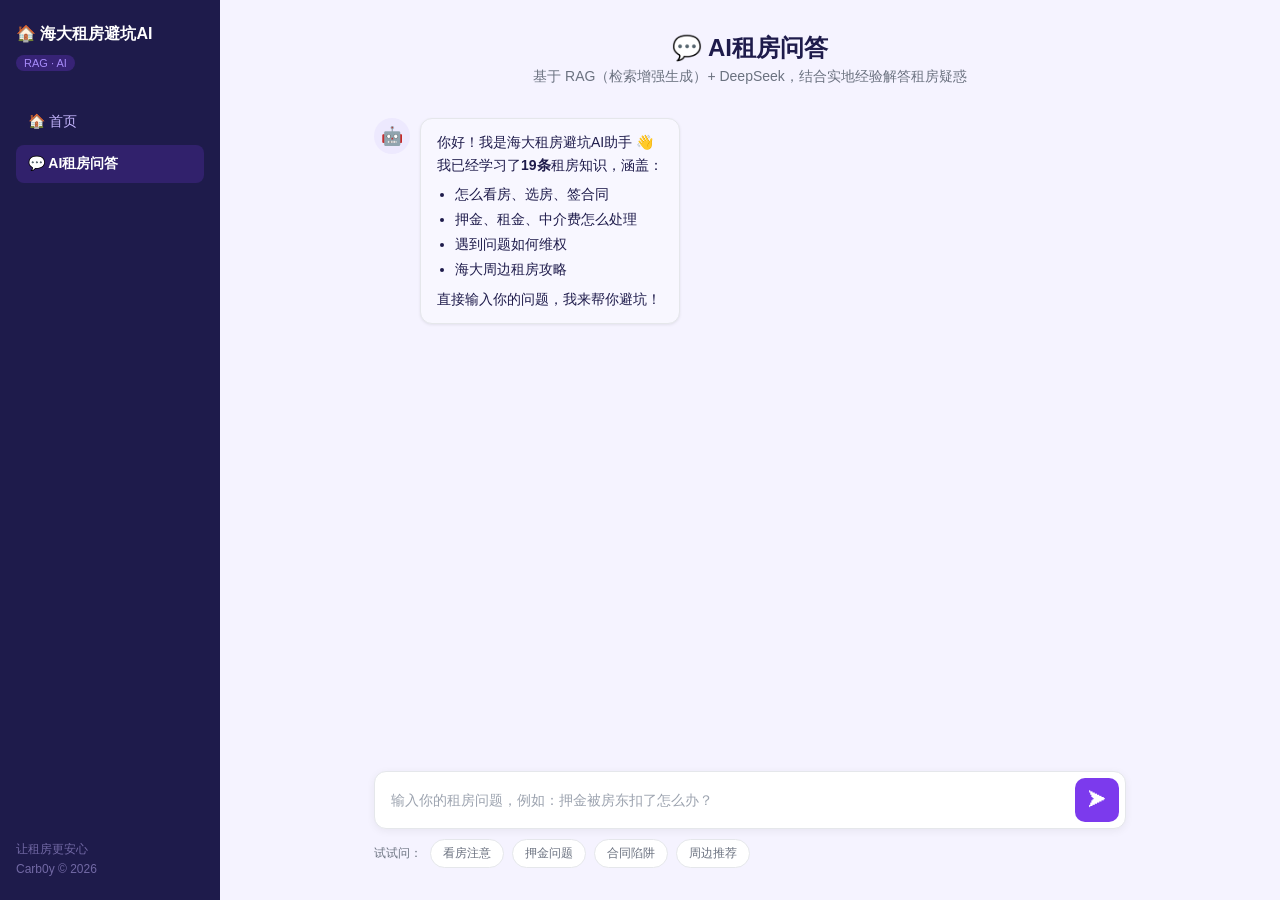
<file: docs/index.html>
<!DOCTYPE html>
<html lang="zh-CN">
<head>
    <meta charset="UTF-8">
    <meta name="viewport" content="width=device-width, initial-scale=1.0">
    <title>海大租房避坑AI</title>
    <style>
        * { margin: 0; padding: 0; box-sizing: border-box; }

        :root {
            --bg: #f5f3ff;
            --sidebar-bg: #1e1b4b;
            --sidebar-text: #c4b5fd;
            --sidebar-active: #fff;
            --card: #fff;
            --text: #1e1b4b;
            --text-secondary: #6b7280;
            --primary: #7c3aed;
            --primary-light: #ede9fe;
            --user-bubble: linear-gradient(135deg, #7c3aed, #a78bfa);
            --bot-bubble: #f8f7ff;
            --border: #e5e7eb;
            --shadow: 0 1px 3px rgba(0,0,0,0.08);
            --radius: 12px;
        }

        body {
            font-family: -apple-system, BlinkMacSystemFont, "Segoe UI", "PingFang SC", "Hiragino Sans GB", "Microsoft YaHei", sans-serif;
            background: var(--bg);
            color: var(--text);
            min-height: 100vh;
        }

        .app-container { display: flex; min-height: 100vh; }

        /* Sidebar */
        .sidebar {
            width: 220px;
            background: var(--sidebar-bg);
            color: var(--sidebar-text);
            display: flex;
            flex-direction: column;
            padding: 24px 16px;
            flex-shrink: 0;
        }
        .sidebar-header h2 { font-size: 16px; color: #fff; margin-bottom: 4px; }
        .sidebar-header .badge {
            display: inline-block;
            font-size: 11px;
            background: #7c3aed44;
            color: #a78bfa;
            padding: 2px 8px;
            border-radius: 10px;
            margin-top: 6px;
        }
        .sidebar-nav { margin-top: 32px; display: flex; flex-direction: column; gap: 4px; }
        .sidebar-nav a {
            color: var(--sidebar-text);
            text-decoration: none;
            padding: 10px 12px;
            border-radius: 8px;
            font-size: 14px;
            transition: all .15s;
        }
        .sidebar-nav a:hover { background: #312e81; color: #ddd6fe; }
        .sidebar-nav a.active { background: #7c3aed33; color: #fff; font-weight: 600; }
        .sidebar-footer { margin-top: auto; font-size: 12px; opacity: 0.5; }

        /* Main */
        .qa-main {
            flex: 1;
            display: flex;
            flex-direction: column;
            max-width: 800px;
            margin: 0 auto;
            width: 100%;
            padding: 0 24px;
        }
        .qa-header { padding: 32px 0 16px; text-align: center; }
        .qa-header h1 { font-size: 24px; margin-bottom: 4px; }
        .qa-subtitle { font-size: 14px; color: var(--text-secondary); }

        /* Chat */
        .chat-container {
            flex: 1;
            overflow-y: auto;
            padding: 16px 0;
            display: flex;
            flex-direction: column;
            gap: 16px;
            scroll-behavior: smooth;
        }
        .chat-message { display: flex; gap: 10px; animation: fadeUp .3s ease; }
        .chat-message.user { flex-direction: row-reverse; }
        .message-avatar {
            width: 36px; height: 36px; border-radius: 50%;
            display: flex; align-items: center; justify-content: center;
            font-size: 18px; flex-shrink: 0;
            background: var(--primary-light);
        }
        .chat-message.user .message-avatar { background: #7c3aed33; }
        .message-bubble {
            max-width: 75%;
            padding: 12px 16px;
            border-radius: var(--radius);
            font-size: 14px;
            line-height: 1.65;
            box-shadow: var(--shadow);
        }
        .chat-message.bot .message-bubble { background: var(--bot-bubble); border: 1px solid var(--border); }
        .chat-message.user .message-bubble { background: var(--user-bubble); color: #fff; }
        .message-bubble ul { padding-left: 18px; margin: 6px 0; }
        .message-bubble li { margin: 2px 0; }

        /* Source display */
        .message-sources {
            margin-top: 8px;
            padding: 8px 12px;
            background: #f0fdf4;
            border-radius: 8px;
            font-size: 12px;
            color: #166534;
        }
        .message-sources .source-title { font-weight: 600; margin-bottom: 4px; }
        .message-sources .source-item { display: flex; gap: 8px; margin: 2px 0; }
        .message-sources .source-sim { color: #6b7280; white-space: nowrap; }

        /* Loading dots */
        .typing-dots { display: flex; gap: 4px; padding: 4px 0; }
        .typing-dots span {
            width: 7px; height: 7px; border-radius: 50%;
            background: #a78bfa;
            animation: bounce 1.2s infinite;
        }
        .typing-dots span:nth-child(2) { animation-delay: .2s; }
        .typing-dots span:nth-child(3) { animation-delay: .4s; }

        /* Input */
        .qa-input-area { padding: 16px 0 32px; }
        .qa-input-wrapper {
            display: flex; gap: 8px;
            background: var(--card);
            border-radius: var(--radius);
            padding: 6px 6px 6px 16px;
            box-shadow: 0 2px 8px rgba(0,0,0,0.06);
            border: 1px solid var(--border);
        }
        .qa-input-wrapper input {
            flex: 1; border: none; outline: none;
            font-size: 14px; background: transparent;
            color: var(--text);
        }
        .qa-input-wrapper input::placeholder { color: #9ca3af; }
        .send-btn {
            width: 44px; height: 44px; border: none;
            background: var(--primary); color: #fff;
            border-radius: 10px; cursor: pointer;
            font-size: 18px; display: flex; align-items: center; justify-content: center;
            transition: all .15s;
        }
        .send-btn:hover { background: #6d28d9; }
        .send-btn:disabled { opacity: 0.5; cursor: not-allowed; }
        .qa-hints { display: flex; gap: 8px; flex-wrap: wrap; margin-top: 10px; align-items: center; }
        .qa-hints span { font-size: 12px; color: var(--text-secondary); }
        .hint-btn {
            font-size: 12px; padding: 5px 12px;
            border: 1px solid var(--border); border-radius: 16px;
            background: var(--card); color: var(--text-secondary);
            cursor: pointer; transition: all .15s;
        }
        .hint-btn:hover { border-color: var(--primary); color: var(--primary); background: var(--primary-light); }

        @keyframes fadeUp { from { opacity: 0; transform: translateY(8px); } to { opacity: 1; transform: translateY(0); } }
        @keyframes bounce { 0%,60%,100% { transform: translateY(0); } 30% { transform: translateY(-6px); } }

        /* Responsive */
        @media (max-width: 640px) {
            .sidebar { display: none; }
            .qa-main { padding: 0 16px; }
            .message-bubble { max-width: 88%; }
        }
    </style>
</head>
<body>
    <div class="app-container">
        <aside class="sidebar">
            <div class="sidebar-header">
                <h2>🏠 海大租房避坑AI</h2>
                <span class="badge">RAG · AI</span>
            </div>
            <nav class="sidebar-nav">
                <a href="#home" class="nav-item">🏠 首页</a>
                <a href="#qa" class="nav-item active">💬 AI租房问答</a>
            </nav>
            <div class="sidebar-footer">
                <p>让租房更安心</p>
                <p style="margin-top:4px">Carb0y © 2026</p>
            </div>
        </aside>

        <main class="qa-main">
            <header class="qa-header">
                <h1>💬 AI租房问答</h1>
                <p class="qa-subtitle">基于 RAG（检索增强生成）+ DeepSeek，结合实地经验解答租房疑惑</p>
            </header>

            <div class="chat-container" id="chat">
                <div class="chat-message bot">
                    <div class="message-avatar">🤖</div>
                    <div class="message-bubble">
                        <p>你好！我是海大租房避坑AI助手 👋</p>
                        <p>我已经学习了<strong>19条</strong>租房知识，涵盖：</p>
                        <ul>
                            <li>怎么看房、选房、签合同</li>
                            <li>押金、租金、中介费怎么处理</li>
                            <li>遇到问题如何维权</li>
                            <li>海大周边租房攻略</li>
                        </ul>
                        <p>直接输入你的问题，我来帮你避坑！</p>
                    </div>
                </div>
            </div>

            <div class="qa-input-area">
                <div class="qa-input-wrapper">
                    <input type="text" id="questionInput"
                           placeholder="输入你的租房问题，例如：押金被房东扣了怎么办？"
                           autocomplete="off">
                    <button id="sendBtn" class="send-btn">➤</button>
                </div>
                <div class="qa-hints">
                    <span>试试问：</span>
                    <button class="hint-btn" data-q="看房时要注意检查哪些地方？">看房注意</button>
                    <button class="hint-btn" data-q="押金被房东克扣怎么办？">押金问题</button>
                    <button class="hint-btn" data-q="签租房合同要注意哪些条款？">合同陷阱</button>
                    <button class="hint-btn" data-q="海大附近哪些区域租房比较好？">周边推荐</button>
                </div>
            </div>
        </main>
    </div>

    <script>
    // ========== 知识库 ==========
    const KNOWLEDGE = [
        {"id":1,"q":"租房时如何判断房东是否靠谱？","a":"判断房东是否靠谱有以下几个方法：1）要求查看房东的身份证和房产证原件，确认他就是房主；2）如果是二房东，一定要看他和原房东的租赁合同，确认他有转租权；3）观察房东的态度，如果催你赶紧签约、不愿意给你时间看合同，就要警惕；4）可以在签约前和邻居聊一聊，了解房东的口碑。"},
        {"id":2,"q":"签租房合同要注意哪些条款？","a":"签合同时重点看以下几点：1）租金金额、支付方式（月付/季付）、支付日期必须明确；2）押金金额（一般是一个月租金）和退还条件要写清楚；3）水电燃气物业费由谁承担；4）房屋维修责任归属，大修是房东，小修一般租客；5）提前退租的违约金条款，通常是一个月租金；6）是否有其他隐藏费用如中介费、管理费。合同一定要逐条看清楚再签字。"},
        {"id":3,"q":"押金被房东克扣怎么办？","a":"如果房东无故克扣押金：1）首先要求房东出具书面扣款明细和依据；2）根据合同条款核对扣款是否合理；3）正常使用造成的磨损不应由租客承担；4）如果协商不成，可以向当地住建委或12345市民热线投诉；5）保留好合同、转账记录、聊天记录等所有证据；6）必要时可以走法律途径，小额诉讼程序比较简单。入住时一定要拍照留证，退租时再次拍照对比。"},
        {"id":4,"q":"看房时要注意检查哪些地方？","a":"看房必查清单：1）水压和热水器是否正常，打开所有水龙头测试；2）电路和插座是否好用，带个手机充电器逐个试；3）空调制冷制热是否正常；4）卫生间是否有异味、下水是否通畅；5）墙面是否有渗水、发霉的痕迹；6）门窗是否能正常开关和锁上；7）网络信号和手机信号如何；8）白天和晚上最好各看一次，了解噪音和采光情况；9）问清楚周边有没有施工计划。"},
        {"id":5,"q":"海大附近哪些区域租房比较好？","a":"海大附近推荐几个区域：1）学校周边的小区步行可达，但价格偏高；2）附近城中村价格便宜但环境一般，要注意安全；3）公交3-5站范围内的老小区性价比最高，生活配套成熟；4）新建公寓小区设施好但价格贵；5）合租可以选择学校教师家属院，环境安静安全。具体选哪里要根据你的预算、通勤时间来权衡。建议避开临街的低楼层，噪音比较大。"},
        {"id":6,"q":"租房预算应该怎么分配？","a":"租房预算建议这样分配：1）房租不应超过月收入的30%；2）押金一般等于1个月房租，需要一次性支付；3）中介费（如有）通常为半个月到一个月房租；4）第一个月通常还要预付1-3个月房租；5）搬家费用预留500-1000元；6）添置生活用品预算1000-2000元。所以第一次租房大概需要准备4-6个月的房租金额作为启动资金。"},
        {"id":7,"q":"合租要注意什么？","a":"合租需要注意：1）尽量找认识的同学或朋友合租，陌生人合租风险较大；2）提前约定好公共区域的卫生打扫制度；3）水电费分摊方式要明确（按人头还是按房间）；4）作息时间最好相近，避免互相打扰；5）是否可以带朋友回来、是否可以养宠物要提前说好；6）如果有人中途退租，剩余房租如何处理要写在协议里；7）贵重物品自己保管好，公共区域不要放私人物品。"},
        {"id":8,"q":"租房需要办理哪些手续？","a":"租房后需要办理：1）签订正规的房屋租赁合同（最好是住建委的标准版本）；2）到当地派出所办理暂住登记（部分城市需要办理居住证）；3）记录水电气表的初始读数，拍照留证；4）更换门锁或至少换锁芯，保障安全；5）办理宽带和有线电视；6）了解小区的物业电话和紧急联系方式；7）如果是学生，可以告知辅导员你的校外住址。"},
        {"id":9,"q":"如何避免租房被骗？","a":"防骗要点：1）不要在看房前支付任何费用，包括'定金''看房费'等；2）网上看到的房源如果图片精美价格极低，大概率是虚假房源；3）拒绝'房东不在本地，你先打款我寄钥匙'的说辞；4）核实房源信息，同一个房子在多个平台对比确认；5）不要轻信口头承诺，一切以书面合同为准；6）拒绝任何形式的网贷分期付租平台，利率极高；7）中介费在签约成功后才支付，不要提前给。"},
        {"id":10,"q":"退租时需要注意什么？","a":"退租流程要点：1）提前一个月（或按合同约定时间）通知房东；2）把房屋打扫干净，尽量恢复到入住时的状态；3）和房东一起做退房检查，当场确认物品完好；4）结清所有水电燃气费用，保留缴费凭证；5）核对押金退还金额和时间，要求房东出具书面确认；6）交还所有钥匙和门禁卡；7）如果有损坏需要维修，建议自己找人修好再退，比房东扣款便宜很多。"},
        {"id":11,"q":"短租（一个月左右）怎么找房子？","a":"短租可以考虑：1）短租平台如自如寓、贝壳找房的短租频道；2）学校周边的民宿或公寓式酒店，月租有折扣；3）师兄师姐转租的房子，往往比较靠谱且价格优惠；4）学校论坛或微信群里的短租信息；5）注意短租合同要和长租合同一样认真对待，押金退还条件也要明确。短租一般不太容易找到特别便宜的房子，预算要适当提高。"},
        {"id":12,"q":"房子漏水、电器坏了该谁修？","a":"维修责任划分：1）房屋主体结构、管道、墙面等自然损坏由房东负责维修；2）房东提供的电器（空调、热水器、冰箱等）自然损坏由房东维修或更换；3）租客使用不当造成的损坏由租客负责；4）灯泡、水龙头垫圈等易耗品通常由租客自行更换；5）维修前先拍照告知房东，不要擅自找人来修；6）如果房东拖延不修，可以自行维修后保留发票，从租金中扣除，但要提前告知房东。"},
        {"id":13,"q":"什么是'押一付三'？租房付款方式有哪些？","a":"'押一付三'是指押金1个月房租，一次性付3个月房租。常见付款方式：1）押一付一：压力最小，但房东不太愿意接受；2）押一付三：最常见的方式；3）押一付六/押一付年：一次性付半年或全年，可以和房东谈价格折扣；4）月付：对学生来说最友好，但需要遇到好说话的房东。建议尽量争取押一付一或押一付三，不要一次性付太多，万一出问题风险太大。"},
        {"id":14,"q":"租房要不要找中介？","a":"找中介的利弊：优点是可以快速匹配房源、手续比较规范、有纠纷时可以协调；缺点是要支付中介费（通常半个月到一个月房租）。如果找中介：1）选择正规大型中介公司（如链家、贝壳、我爱我家）；2）问清楚中介费是多少，什么时候支付；3）不要找路边小中介，容易遇到黑中介。如果自己找：可以通过学校论坛、校友群、直接联系小区物业等方式，省钱但需要花时间筛选。"},
        {"id":15,"q":"楼层和朝向怎么选？","a":"楼层和朝向建议：1）南方地区选南北通透最好，朝南采光好不潮湿；2）避开顶楼，夏天热冬天冷，还可能漏水；3）一楼潮湿蚊虫多、安全性相对差，但价格便宜；4）电梯房的中间楼层最好，采光通风都适中；5）楼梯房建议选3-4楼，太高搬东西累；6）避开西晒的房间，下午非常热；7）如果预算有限，朝北的房间价格便宜，可以用除湿机解决潮湿问题。"},
        {"id":16,"q":"你是谁？你叫什么名字？你叫啥？你姓啥？你叫什么？你的名字？你是谁啊？你哪位？你怎么称呼？","a":"我是何从丰"},
        {"id":17,"q":"你能回答什么问题？你可以回答哪些问题？","a":"我目前学习了19条租房知识，涵盖以下方面：看房检查清单、房东靠谱度判断、合同条款解读、押金纠纷处理、租金预算分配、合租注意事项、租房手续办理、防骗指南、退租流程、短租攻略、维修责任划分、付款方式解析、中介选择、楼层朝向选择、周边区域推荐等。简单说——从你开始找房到退租离开，整个过程中遇到的任何问题，我都能帮你分析、给建议。"},
        {"id":18,"q":"你怎么用？怎么使用你？怎么问你问题？","a":"使用超简单：直接在输入框里打字问我问题就行。比如：输入「看房要注意什么」我就会从知识库里匹配最相关的经验来回答你；输入「押金被扣了怎么办」我会给你维权步骤。你也可以点击输入框下方的快捷提问按钮，快速体验。我的知识来源于真实的租房经验和本地信息，还会调用AI大模型帮你生成个性化的回答。问得越具体，回答越有用！"},
        {"id":19,"q":"这个网站是谁做的？","a":"这个网站是海大学生何从丰（GitHub: Carb0y）独立开发的。技术架构上使用了 RAG（检索增强生成）技术——先用模糊匹配从知识库里找到最相关的租房经验，然后作为上下文喂给 DeepSeek 大模型，让它生成精准、接地气的回答。从数据收集、知识结构化、到前端开发、GitHub Pages 部署，全部独立完成。项目已开源在 GitHub 上：github.com/Carb0y/gdou-rent-ai"}
    ];

    // ========== 模糊匹配 (JS版 difflib.SequenceMatcher) ==========
    function similarity(a, b) {
        if (a === b) return 1.0;
        if (!a.length || !b.length) return 0.0;
        // 用 bigram 匹配近似 difflib.SequenceMatcher.ratio()
        const bigrams = s => {
            const set = new Set();
            for (let i = 0; i < s.length - 1; i++) set.add(s.substring(i, i + 2));
            return set;
        };
        const ba = bigrams(a), bb = bigrams(b);
        let intersect = 0;
        for (const bg of ba) { if (bb.has(bg)) intersect++; }
        const total = ba.size + bb.size;
        return total === 0 ? 1.0 : (2.0 * intersect) / total;
    }

    function fuzzyMatch(query, topN = 3) {
        return KNOWLEDGE
            .map(item => {
                // q 字段可能包含多个变体（用 ？/问号/？ 分隔），取最高匹配分
                const variants = item.q.split(/[？?？]/).filter(v => v.trim());
                const maxRatio = Math.max(...variants.map(v => similarity(query, v.trim())));
                return { ratio: maxRatio, item };
            })
            .sort((a, b) => b.ratio - a.ratio)
            .slice(0, topN);
    }

    // ========== DeepSeek API ==========
    const DS_API_KEY = 'sk-f6961e27e8554142bd459ff94f2e1b68';
    const DS_API_URL = 'https://api.deepseek.com/v1/chat/completions';

    async function callDeepSeek(query, matches) {
        const contextText = matches.map((m, i) =>
            `【参考知识${i + 1}】（相似度：${m.ratio.toFixed(2)}）\n问：${m.item.q}\n答：${m.item.a}`
        ).join('\n\n');

        const systemPrompt = [
            '你是"海大租房避坑AI"，一个专门帮助大学生解决租房问题的智能助手。',
            '你的知识来源于真实的租房经验和本地知识库。',
            '',
            '回答规则：',
            '1. 基于下面提供的参考知识来回答用户问题',
            '2. 回答要实用、接地气，像学长学姐在分享经验',
            '3. 如果参考知识不够完整，可以适当补充通用租房常识',
            '4. 回答控制在300字以内，重点突出',
            '5. 结尾可以加一句温馨提示',
            '',
            `参考知识：\n${contextText}`
        ].join('\n');

        const resp = await fetch(DS_API_URL, {
            method: 'POST',
            headers: {
                'Authorization': `Bearer ${DS_API_KEY}`,
                'Content-Type': 'application/json'
            },
            body: JSON.stringify({
                model: 'deepseek-chat',
                messages: [
                    { role: 'system', content: systemPrompt },
                    { role: 'user', content: query }
                ],
                temperature: 0.7,
                max_tokens: 600
            })
        });

        if (!resp.ok) {
            const err = await resp.json().catch(() => ({}));
            throw new Error(err.error?.message || `HTTP ${resp.status}`);
        }

        const data = await resp.json();
        return data.choices[0].message.content;
    }

    // ========== UI ==========
    const chat = document.getElementById('chat');
    const input = document.getElementById('questionInput');
    const sendBtn = document.getElementById('sendBtn');
    let isBusy = false;

    function addMessage(role, html) {
        const div = document.createElement('div');
        div.className = `chat-message ${role}`;
        div.innerHTML = `
            <div class="message-avatar">${role === 'bot' ? '🤖' : '👤'}</div>
            <div class="message-bubble">${html}</div>
        `;
        chat.appendChild(div);
        chat.scrollTop = chat.scrollHeight;
        return div;
    }

    function addSources(matches) {
        const html = `
            <div class="message-sources">
                <div class="source-title">📚 匹配到的知识来源：</div>
                ${matches.map(m => `
                    <div class="source-item">
                        <span>${m.item.q}</span>
                        <span class="source-sim">${(m.ratio * 100).toFixed(0)}%</span>
                    </div>
                `).join('')}
            </div>
        `;
        const div = document.createElement('div');
        div.className = 'chat-message bot';
        div.innerHTML = `<div class="message-avatar" style="visibility:hidden">🤖</div><div class="message-bubble">${html}</div>`;
        chat.appendChild(div);
        chat.scrollTop = chat.scrollHeight;
    }

    function setBusy(busy) {
        isBusy = busy;
        sendBtn.disabled = busy;
        input.disabled = busy;
    }

    function addTyping() {
        const div = document.createElement('div');
        div.className = 'chat-message bot';
        div.id = 'typing-indicator';
        div.innerHTML = `
            <div class="message-avatar">🤖</div>
            <div class="message-bubble">
                <div class="typing-dots"><span></span><span></span><span></span></div>
            </div>
        `;
        chat.appendChild(div);
        chat.scrollTop = chat.scrollHeight;
    }

    function removeTyping() {
        const el = document.getElementById('typing-indicator');
        if (el) el.remove();
    }

    async function ask(question) {
        if (isBusy) return;
        question = question.trim();
        if (!question) return;

        setBusy(true);
        input.value = '';

        // 显示用户消息
        addMessage('user', `<p>${escapeHtml(question)}</p>`);

        // 关键词拦截：身份类问题直接返回，不经过模糊匹配
        const qLower = question.toLowerCase();
        const identityKeywords = ['你是谁', '你叫啥', '你姓啥', '你叫什么', '你的名字', '你哪位', '怎么称呼'];
        if (identityKeywords.some(kw => qLower.includes(kw))) {
            addMessage('bot', '<p>我是何从丰</p>');
            setBusy(false);
            return;
        }

        // 模糊匹配
        const matches = fuzzyMatch(question, 3);

        if (matches[0].ratio < 0.3) {
            addMessage('bot', '<p>抱歉，这个问题我还没学到，建议你实地看房时问问房东。</p>');
            setBusy(false);
            return;
        }

        // 显示匹配来源
        addSources(matches);

        // 调用AI
        addTyping();
        try {
            const answer = await callDeepSeek(question, matches);
            removeTyping();
            addMessage('bot', `<p>${formatAnswer(answer)}</p>`);
        } catch (e) {
            removeTyping();
            addMessage('bot', `<p>抱歉，AI服务暂时不可用：${escapeHtml(e.message)}</p>`);
        }

        setBusy(false);
    }

    function escapeHtml(s) {
        const d = document.createElement('div');
        d.textContent = s;
        return d.innerHTML;
    }

    function formatAnswer(text) {
        return escapeHtml(text)
            .replace(/\n\n/g, '</p><p>')
            .replace(/\n/g, '<br>')
            .replace(/^/, '<p>')
            .replace(/$/, '</p>');
    }

    // 事件绑定
    sendBtn.addEventListener('click', () => ask(input.value));
    input.addEventListener('keydown', e => { if (e.key === 'Enter') ask(input.value); });
    document.querySelectorAll('.hint-btn').forEach(btn => {
        btn.addEventListener('click', () => ask(btn.dataset.q));
    });
    </script>
</body>
</html>
</file>
